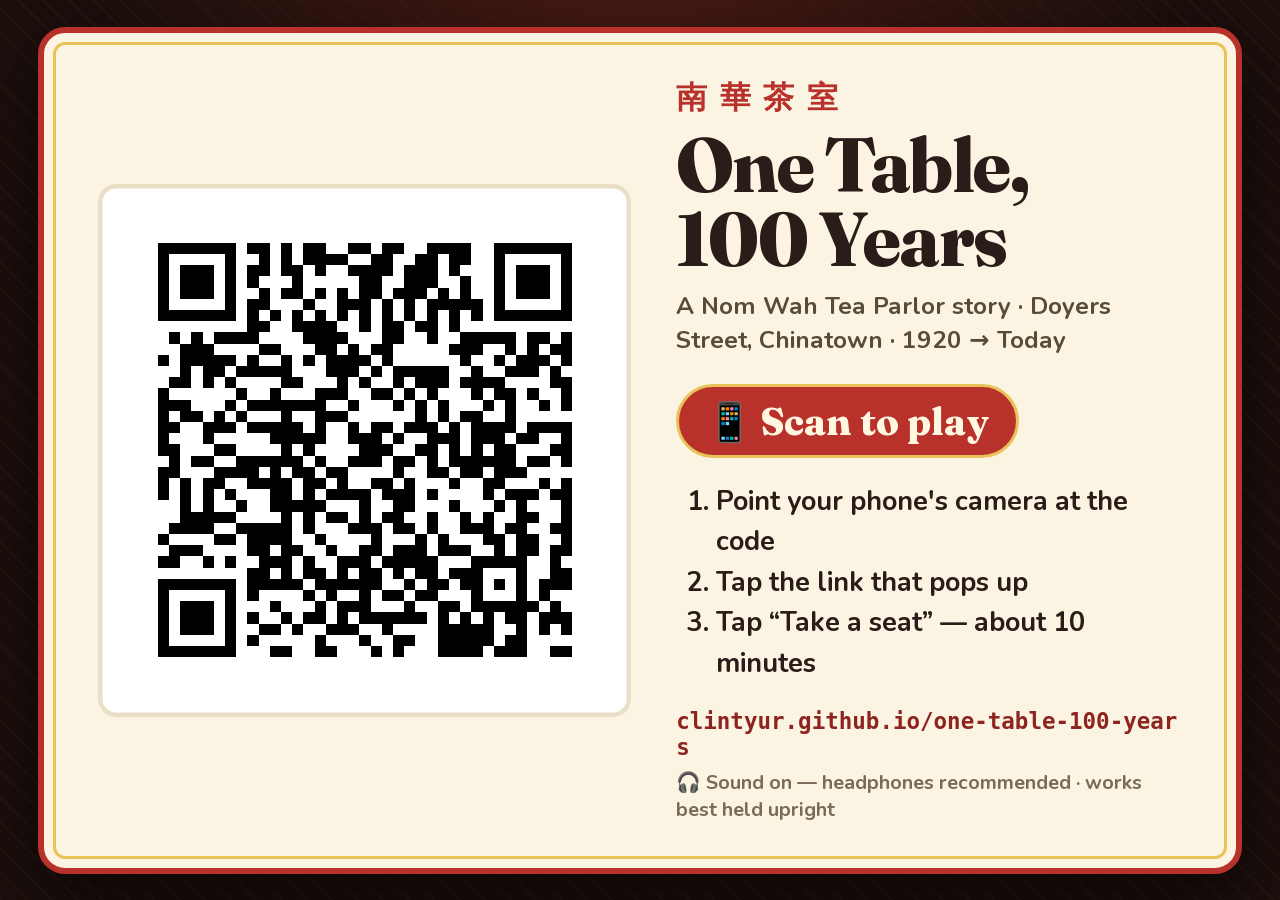
<file: qr.html>
<!doctype html>
<html lang="en">
<head>
  <meta charset="utf-8">
  <meta name="viewport" content="width=device-width, initial-scale=1">
  <title>Scan to play — One Table, 100 Years</title>
  <link rel="icon" href="data:image/svg+xml,%3Csvg xmlns='http://www.w3.org/2000/svg' viewBox='0 0 64 64'%3E%3Crect x='2' y='2' width='60' height='60' rx='14' fill='#b8312b'/%3E%3Ctext x='32' y='46' font-size='38' text-anchor='middle' fill='#f2cc5a' font-family='PingFang TC,Noto Serif TC,serif'%3E%E8%8C%B6%3C/text%3E%3C/svg%3E">
  <style>
/* Fraunces & Nunito (SIL Open Font License 1.1), latin subset, embedded so the game looks the same offline. */
@font-face { font-family: 'Fraunces'; font-style: normal; font-weight: 600 800; font-display: swap; src: url([data-uri]) format('woff2'); unicode-range: U+0000-00FF, U+0131, U+0152-0153, U+02BB-02BC, U+02C6, U+02DA, U+02DC, U+0304, U+0308, U+0329, U+2000-206F, U+20AC, U+2122, U+2191, U+2193, U+2212, U+2215, U+FEFF, U+FFFD; }
@font-face { font-family: 'Nunito'; font-style: normal; font-weight: 600 800; font-display: swap; src: url([data-uri]) format('woff2'); unicode-range: U+0000-00FF, U+0131, U+0152-0153, U+02BB-02BC, U+02C6, U+02DA, U+02DC, U+0304, U+0308, U+0329, U+2000-206F, U+20AC, U+2122, U+2191, U+2193, U+2212, U+2215, U+FEFF, U+FFFD; }

    :root { --red: #b8312b; --gold: #e9c35a; --gold-dark: #b48a2c; --cream: #fbf4e3; --ink: #2a1c18; }
    * { box-sizing: border-box; }
    html, body { margin: 0; height: 100%; }
    body {
      display: grid; place-items: center; padding: 3vmin;
      background:
        radial-gradient(ellipse at 50% -10%, #4a1a14 0%, rgba(74, 26, 20, 0) 60%),
        repeating-linear-gradient(45deg, rgba(233, 195, 90, .035) 0 2px, transparent 2px 18px),
        #1b0f0c;
      font-family: 'Nunito', 'Avenir Next', 'Segoe UI', system-ui, sans-serif; color: var(--ink);
    }
    .card {
      display: grid; grid-template-columns: auto 1fr; gap: 5vmin; align-items: center;
      width: min(1500px, 94vw); padding: 5vmin 6vmin; border-radius: 3vmin;
      background: var(--cream); border: .7vmin solid var(--red); outline: .35vmin solid var(--gold); outline-offset: -2vmin;
      box-shadow: 0 3vmin 8vmin rgba(0, 0, 0, .55);
    }
    .qr { background: #fff; padding: 1.6vmin; border-radius: 2vmin; box-shadow: inset 0 0 0 .5vmin #eadfc6; }
    .qr svg { display: block; width: min(56vmin, 620px); height: auto; }
    .zh { font-family: 'PingFang TC', 'Noto Serif TC', 'Songti TC', 'Microsoft JhengHei', serif; color: var(--red); font-weight: 700; letter-spacing: 1.4vmin; font-size: 3.4vmin; }
    h1 { font-family: 'Fraunces', Georgia, serif; font-weight: 800; font-size: 8.4vmin; line-height: .98; margin: 1vmin 0 1.4vmin; letter-spacing: -.2vmin; }
    .sub { font-weight: 700; color: #5a4a3a; font-size: 2.7vmin; margin: 0 0 3vmin; }
    .scan { display: inline-block; background: var(--red); color: #fff7e0; border: .4vmin solid var(--gold); border-radius: 99px; padding: 1.2vmin 3vmin; font-family: 'Fraunces', Georgia, serif; font-weight: 800; font-size: 4.2vmin; margin-bottom: 2.6vmin; }
    ol { margin: 0 0 2.6vmin; padding-left: 4.4vmin; font-size: 3vmin; font-weight: 700; line-height: 1.5; }
    .url { font-family: ui-monospace, 'SF Mono', Menlo, Consolas, monospace; font-size: 2.5vmin; font-weight: 700; color: #8e2420; word-break: break-all; }
    .note { font-size: 2.2vmin; color: #7a6a58; font-weight: 700; margin-top: 1vmin; }
    @media (max-aspect-ratio: 1/1) {
      .card { grid-template-columns: 1fr; text-align: center; }
      .qr { justify-self: center; }
      .qr svg { width: min(78vw, 520px); }
      ol { text-align: left; display: inline-block; }
    }
  </style>
</head>
<body>
  <main class="card">
    <div class="qr" role="img" aria-label="QR code that opens https://clintyur.github.io/one-table-100-years/"><svg xmlns="http://www.w3.org/2000/svg" viewBox="0 0 45 45" shape-rendering="crispEdges"><path fill="#ffffff" d="M0 0h45v45H0z"/><path stroke="#000000" d="M4 4.5h7m1 0h2m1 0h1m1 0h2m2 0h2m1 0h2m2 0h4m2 0h7M4 5.5h1m5 0h1m2 0h1m1 0h1m1 0h4m2 0h2m2 0h2m1 0h2m2 0h1m5 0h1M4 6.5h1m1 0h3m1 0h1m1 0h2m1 0h2m1 0h1m2 0h4m1 0h3m1 0h1m3 0h1m1 0h3m1 0h1M4 7.5h1m1 0h3m1 0h1m1 0h1m3 0h1m5 0h2m2 0h3m2 0h1m2 0h1m1 0h3m1 0h1M4 8.5h1m1 0h3m1 0h1m2 0h1m1 0h2m1 0h1m1 0h1m1 0h2m1 0h3m1 0h1m1 0h1m2 0h1m1 0h3m1 0h1M4 9.5h1m5 0h1m1 0h2m3 0h1m2 0h3m1 0h1m1 0h1m1 0h5m1 0h1m5 0h1M4 10.5h7m1 0h1m1 0h1m1 0h1m1 0h1m1 0h1m1 0h1m1 0h1m1 0h1m1 0h1m1 0h1m1 0h1m1 0h7M12 11.5h2m2 0h4m2 0h1m1 0h2m1 0h2m1 0h1M5 12.5h1m1 0h1m1 0h4m4 0h4m3 0h2m2 0h1m2 0h5m1 0h2m1 0h1M6 13.5h3m4 0h2m3 0h2m1 0h1m1 0h2m5 0h3m2 0h1m1 0h1m1 0h2M4 14.5h1m1 0h5m1 0h1m2 0h1m1 0h1m1 0h4m1 0h1m6 0h1m2 0h1m1 0h3m1 0h1M6 15.5h1m1 0h2m1 0h5m3 0h3m1 0h1m1 0h5m2 0h1m2 0h3m1 0h1M5 16.5h2m1 0h1m1 0h1m4 0h2m3 0h1m1 0h1m2 0h1m1 0h3m1 0h4m4 0h2M4 17.5h1m6 0h1m2 0h1m3 0h3m2 0h2m1 0h1m1 0h1m3 0h1m1 0h2m1 0h1m2 0h1M4 18.5h3m3 0h1m1 0h7m2 0h1m3 0h1m1 0h1m1 0h1m3 0h1m1 0h1m2 0h1m1 0h1M4 19.5h1m1 0h2m1 0h1m1 0h1m3 0h1m2 0h3m6 0h1m1 0h1m1 0h2m2 0h1M4 20.5h2m2 0h3m1 0h5m1 0h1m2 0h1m1 0h2m1 0h3m1 0h1m1 0h4m1 0h4M4 21.5h1m3 0h1m5 0h5m2 0h3m1 0h1m2 0h3m1 0h3m1 0h2m2 0h1M4 22.5h2m3 0h2m4 0h1m1 0h1m4 0h3m2 0h2m1 0h1m1 0h1m1 0h2m3 0h2M5 23.5h1m1 0h2m2 0h6m1 0h1m2 0h3m1 0h2m1 0h1m1 0h6m1 0h2m1 0h1M4 24.5h2m3 0h4m1 0h1m1 0h2m1 0h2m4 0h1m2 0h2m1 0h2m1 0h3M4 25.5h1m1 0h1m1 0h2m2 0h4m1 0h2m1 0h1m2 0h2m1 0h1m3 0h1m2 0h2m3 0h1m1 0h1M4 26.5h1m1 0h1m1 0h1m1 0h1m3 0h2m1 0h1m1 0h4m1 0h3m1 0h1m4 0h1m1 0h3m1 0h2M6 27.5h1m1 0h1m2 0h1m2 0h5m3 0h1m2 0h2m3 0h1m3 0h1m1 0h1m3 0h1M6 28.5h5m4 0h1m1 0h1m1 0h2m1 0h1m1 0h2m2 0h1m2 0h1m1 0h1m2 0h2m2 0h1M5 29.5h4m2 0h5m1 0h1m3 0h3m1 0h2m1 0h1m2 0h3m1 0h2m2 0h2M4 30.5h1m4 0h2m1 0h4m2 0h1m4 0h1m3 0h1m1 0h1m3 0h2m1 0h2m2 0h1M5 31.5h3m4 0h2m1 0h2m2 0h1m2 0h2m1 0h3m1 0h3m2 0h1m1 0h2m1 0h2M4 32.5h2m2 0h1m1 0h1m2 0h3m1 0h1m2 0h3m1 0h5m3 0h5m2 0h1M12 33.5h2m1 0h1m1 0h2m1 0h1m1 0h2m1 0h1m1 0h2m1 0h3m3 0h1m2 0h2M4 34.5h7m1 0h5m1 0h6m2 0h1m1 0h2m1 0h2m1 0h1m1 0h1m1 0h3M4 35.5h1m5 0h1m1 0h1m4 0h1m1 0h1m2 0h1m1 0h2m1 0h2m3 0h1m3 0h1m1 0h1M4 36.5h1m1 0h3m1 0h1m3 0h1m3 0h1m1 0h3m3 0h1m2 0h2m1 0h6m1 0h1M4 37.5h1m1 0h3m1 0h1m1 0h1m2 0h1m1 0h2m1 0h1m1 0h6m1 0h1m1 0h1m1 0h1m1 0h2m1 0h3M4 38.5h1m1 0h3m1 0h1m2 0h2m1 0h1m2 0h3m2 0h1m4 0h5m2 0h1m1 0h1m1 0h1M4 39.5h1m5 0h1m1 0h1m5 0h1m3 0h1m2 0h2m2 0h5m1 0h2M4 40.5h7m3 0h2m2 0h2m3 0h1m1 0h1m3 0h4m1 0h3m2 0h2"/></svg></div>
    <div>
      <div class="zh">南華茶室</div>
      <h1>One Table, 100&nbsp;Years</h1>
      <p class="sub">A Nom Wah Tea Parlor story · Doyers Street, Chinatown · 1920 → Today</p>
      <div class="scan">📱 Scan to play</div>
      <ol>
        <li>Point your phone's camera at the code</li>
        <li>Tap the link that pops up</li>
        <li>Tap <b>“Take a seat”</b> — about 10 minutes</li>
      </ol>
      <div class="url">clintyur.github.io/one-table-100-years</div>
      <div class="note">🎧 Sound on — headphones recommended · works best held upright</div>
    </div>
  </main>
</body>
</html>
</file>
